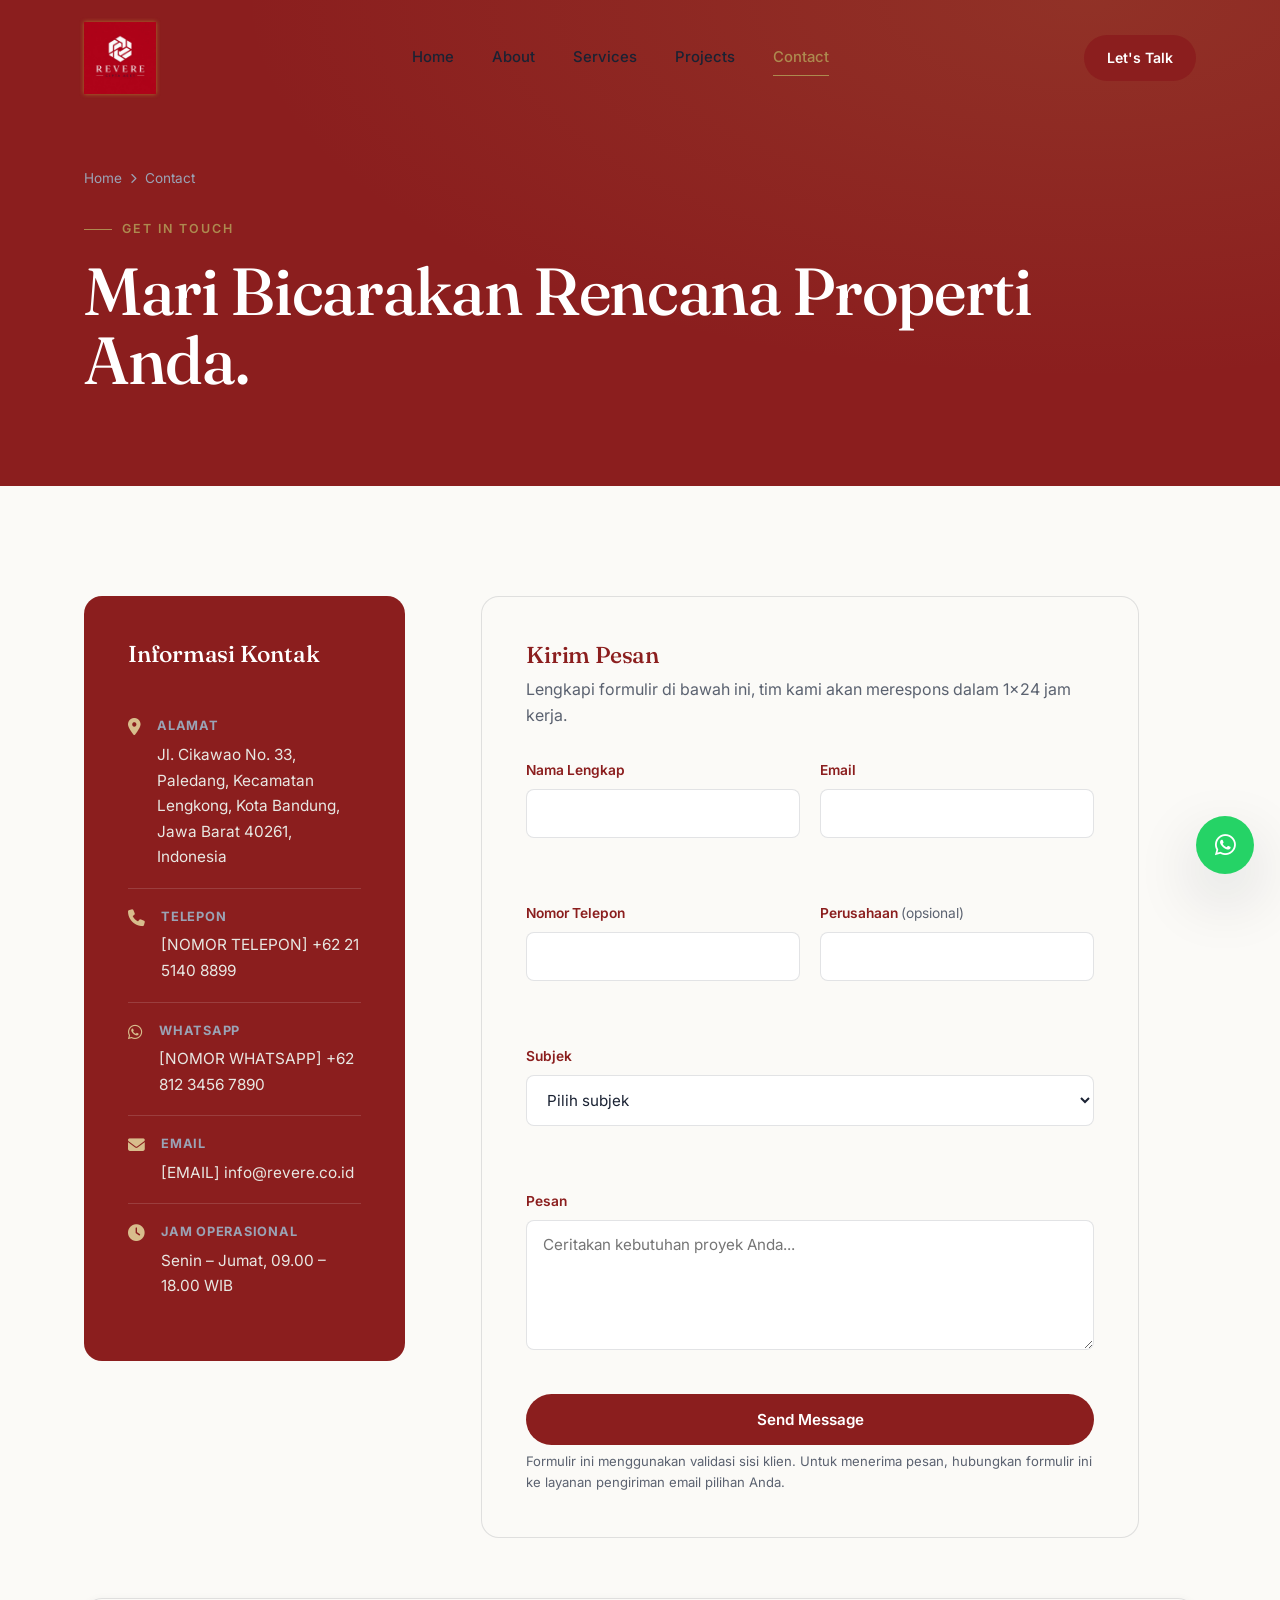
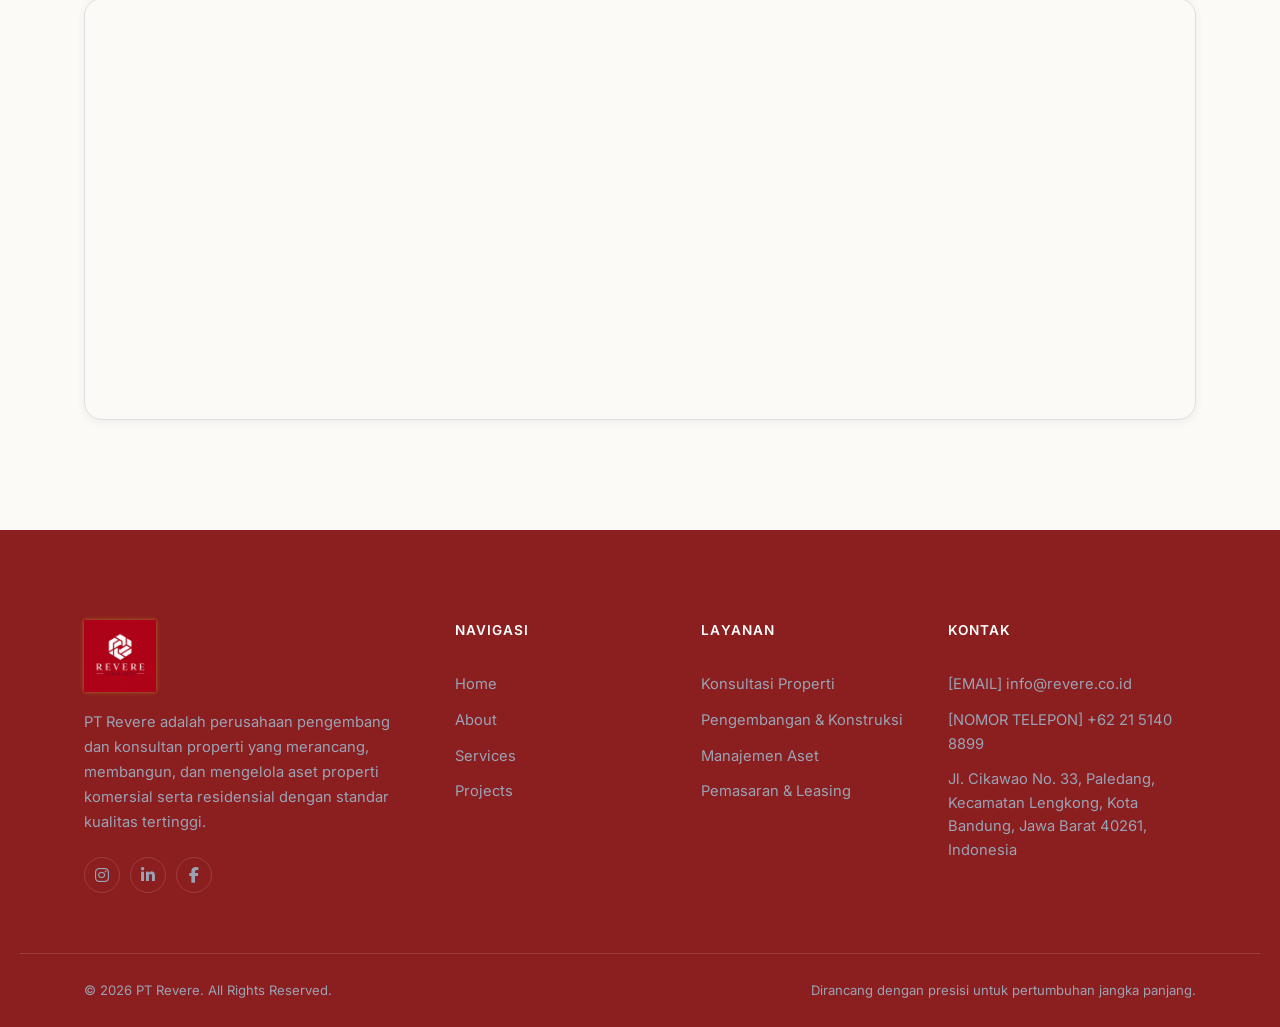
<file: contact.html>
<!DOCTYPE html>
<html lang="id">
<head>
<meta charset="UTF-8">
<meta name="viewport" content="width=device-width, initial-scale=1.0">
<title>Hubungi Kami — PT Revere</title>
<meta name="description" content="Hubungi PT Revere untuk konsultasi properti, kerja sama proyek, atau pertanyaan lainnya. Kami siap membantu.">
<meta name="robots" content="index, follow">
<link rel="canonical" href="https://www.revere.co.id/contact.html">

<!-- Open Graph -->
<meta property="og:type" content="website">
<meta property="og:title" content="Hubungi Kami — PT Revere">
<meta property="og:description" content="Hubungi PT Revere untuk konsultasi properti, kerja sama proyek, atau pertanyaan lainnya. Kami siap membantu.">
<meta property="og:url" content="https://www.revere.co.id/contact.html">
<meta property="og:site_name" content="PT Revere">
<meta property="og:image" content="https://www.revere.co.id/assets/images/hero/og-cover.jpg">
<meta name="twitter:card" content="summary_large_image">

<!-- Favicon -->
<link rel="icon" type="image/png" href="assets/images/favicon.png">

<!-- Fonts -->
<link rel="preconnect" href="https://fonts.googleapis.com">
<link rel="preconnect" href="https://fonts.gstatic.com" crossorigin>
<link href="https://fonts.googleapis.com/css2?family=Fraunces:ital,opsz,wght@0,9..144,300;0,9..144,400;0,9..144,500;0,9..144,600;1,9..144,400;1,9..144,500&family=Inter:wght@300;400;500;600;700&display=swap" rel="stylesheet">

<!-- Icons -->
<link rel="stylesheet" href="https://cdnjs.cloudflare.com/ajax/libs/font-awesome/6.5.1/css/all.min.css">

<!-- Styles -->
<link rel="stylesheet" href="assets/css/style.css">

<!-- Structured Data -->
<script type="application/ld+json">
{
  "@context": "https://schema.org",
  "@type": "Organization",
  "name": "PT Revere",
  "url": "https://www.revere.co.id",
  "logo": "https://www.revere.co.id/assets/images/logo.png",
  "description": "PT Revere adalah perusahaan pengembang dan konsultan properti yang merancang, membangun, dan mengelola aset properti komersial serta residensial dengan standar kualitas tertinggi.",
  "address": {
    "@type": "PostalAddress",
    "streetAddress": "Jl. Cikawao No. 33, Paledang, Kecamatan Lengkong, Kota Bandung, Jawa Barat 40261, Indonesia"
  },
  "contactPoint": {
    "@type": "ContactPoint",
    "telephone": "[NOMOR TELEPON] +62 21 5140 8899",
    "contactType": "customer service"
  }
}
</script>
</head>
<body>
<a class="skip-link" href="#main-content">Langsung ke konten</a>
<header class="site-nav" id="siteNav">
  <div class="nav-inner">
    <a href="index.html" class="nav-logo" aria-label="PT Revere — Beranda">
      <img class="nav-logo-image" src="image.png" alt="REVERE CIPTA ASET">
    </a>

    <nav class="nav-links" id="navLinks" aria-label="Navigasi utama">
      <a href="index.html" class="">Home</a>
      <a href="about.html" class="">About</a>
      <a href="services.html" class="">Services</a>
      <a href="projects.html" class="">Projects</a>
      <a href="contact.html" class="active">Contact</a>
    </nav>

    <div class="nav-actions">
      <a href="contact.html" class="btn btn-primary btn-sm nav-cta">Let's Talk</a>
      <button class="nav-toggle" id="navToggle" aria-label="Buka menu navigasi" aria-expanded="false" aria-controls="mobileDrawer">
        <span></span><span></span><span></span>
      </button>
    </div>
  </div>
</header>

<div class="mobile-drawer" id="mobileDrawer" aria-hidden="true">
  <nav aria-label="Navigasi mobile">
    <a href="index.html" class="">Home</a>
    <a href="about.html" class="">About</a>
    <a href="services.html" class="">Services</a>
    <a href="projects.html" class="">Projects</a>
    <a href="contact.html" class="active">Contact</a>
  </nav>
  <div class="mobile-drawer-footer">
    <a href="contact.html" class="btn btn-primary btn-block">Let's Talk</a>
    <p>[NOMOR TELEPON] +62 21 5140 8899</p>
  </div>
</div>
<div class="drawer-overlay" id="drawerOverlay"></div>

<main id="main-content">

  <section class="page-header">
    <div class="container">
      <div class="breadcrumb"><a href="index.html">Home</a> <i class="fa-solid fa-chevron-right" style="font-size:.65rem"></i> <span>Contact</span></div>
      <span class="eyebrow">Get In Touch</span>
      <h1 class="h1">Mari Bicarakan Rencana Properti Anda.</h1>
    </div>
  </section>

  <section class="bg-paper">
    <div class="container">
      <div class="contact-grid">

        <!-- ================= INFO ================= -->
        <div class="reveal">
          <div class="contact-info-card">
            <h3 class="h3">Informasi Kontak</h3>

            <div class="contact-info-item">
              <i class="fa-solid fa-location-dot"></i>
              <div><strong>Alamat</strong><span>Jl. Cikawao No. 33, Paledang, Kecamatan Lengkong, Kota Bandung, Jawa Barat 40261, Indonesia</span></div>
            </div>
            <div class="contact-info-item">
              <i class="fa-solid fa-phone"></i>
              <div><strong>Telepon</strong><a href="tel:[NOMOR TELEPON] +62 21 5140 8899">[NOMOR TELEPON] +62 21 5140 8899</a></div>
            </div>
            <div class="contact-info-item">
              <i class="fa-brands fa-whatsapp"></i>
              <div><strong>WhatsApp</strong><a href="https://wa.me/6281234567890" target="_blank" rel="noopener">[NOMOR WHATSAPP] +62 812 3456 7890</a></div>
            </div>
            <div class="contact-info-item">
              <i class="fa-solid fa-envelope"></i>
              <div><strong>Email</strong><a href="mailto:[EMAIL] info@revere.co.id">[EMAIL] info@revere.co.id</a></div>
            </div>
            <div class="contact-info-item">
              <i class="fa-solid fa-clock"></i>
              <div><strong>Jam Operasional</strong><span>Senin – Jumat, 09.00 – 18.00 WIB</span></div>
            </div>
          </div>
        </div>

        <!-- ================= FORM ================= -->
        <div class="reveal">
          <div class="contact-form-wrap">
            <h3 class="h3" style="margin-bottom:8px;">Kirim Pesan</h3>
            <p style="color:var(--text-muted);margin-bottom:30px;">Lengkapi formulir di bawah ini, tim kami akan merespons dalam 1x24 jam kerja.</p>

            <div id="formSuccess" role="status" style="display:none;background:#EEF6F0;color:#2A6E44;padding:14px 18px;border-radius:8px;margin-bottom:24px;font-size:0.9rem;"></div>

            <form id="contactForm" novalidate>
              <div class="form-grid">
                <div class="form-group">
                  <label for="fullName">Nama Lengkap</label>
                  <input type="text" id="fullName" name="fullName" data-required autocomplete="name">
                  <span class="form-error" id="fullNameError"></span>
                </div>
                <div class="form-group">
                  <label for="email">Email</label>
                  <input type="email" id="email" name="email" data-required autocomplete="email">
                  <span class="form-error" id="emailError"></span>
                </div>
                <div class="form-group">
                  <label for="phone">Nomor Telepon</label>
                  <input type="tel" id="phone" name="phone" data-required autocomplete="tel">
                  <span class="form-error" id="phoneError"></span>
                </div>
                <div class="form-group">
                  <label for="company">Perusahaan <span style="font-weight:400;color:var(--text-muted);">(opsional)</span></label>
                  <input type="text" id="company" name="company" autocomplete="organization">
                  <span class="form-error" id="companyError"></span>
                </div>
                <div class="form-group full">
                  <label for="subject">Subjek</label>
                  <select id="subject" name="subject" data-required>
                    <option value="">Pilih subjek</option>
                    <option value="Konsultasi Properti">Konsultasi Properti</option>
                    <option value="Pengembangan & Konstruksi">Pengembangan & Konstruksi</option>
                    <option value="Manajemen Aset">Manajemen Aset</option>
                    <option value="Pemasaran & Leasing">Pemasaran & Leasing</option>
                    <option value="Lainnya">Lainnya</option>
                  </select>
                  <span class="form-error" id="subjectError"></span>
                </div>
                <div class="form-group full">
                  <label for="message">Pesan</label>
                  <textarea id="message" name="message" data-required placeholder="Ceritakan kebutuhan proyek Anda..."></textarea>
                  <span class="form-error" id="messageError"></span>
                </div>
              </div>
              <button type="submit" class="btn btn-primary btn-block">Send Message</button>
              <p class="form-note">Formulir ini menggunakan validasi sisi klien. Untuk menerima pesan, hubungkan formulir ini ke layanan pengiriman email pilihan Anda.</p>
            </form>
          </div>
        </div>
      </div>

      <!-- ================= MAP ================= -->
      <div class="map-wrap reveal">
        <iframe src="https://www.google.com/maps?q=IdeaHub+Business+Offices,+Jl.+Cikawao+No.33,+Paledang,+Kec.+Lengkong,+Kota+Bandung,+Jawa+Barat+40261&output=embed" allowfullscreen loading="lazy" referrerpolicy="no-referrer-when-downgrade" title="Lokasi kantor PT Revere di IdeaHub Business Offices, Bandung"></iframe>
      </div>
    </div>
  </section>

</main>

<footer class="site-footer">
  <div class="footer-top">
    <div class="footer-brand">
      <a href="index.html" class="nav-logo">
        <img class="nav-logo-image" src="image.png" alt="REVERE CIPTA ASET">
      </a>
      <p>PT Revere adalah perusahaan pengembang dan konsultan properti yang merancang, membangun, dan mengelola aset properti komersial serta residensial dengan standar kualitas tertinggi.</p>
      <div class="footer-social">
        <a href="https://instagram.com/revere.co.id" aria-label="Instagram PT Revere" target="_blank" rel="noopener"><i class="fa-brands fa-instagram"></i></a>
        <a href="https://linkedin.com/company/revere" aria-label="LinkedIn PT Revere" target="_blank" rel="noopener"><i class="fa-brands fa-linkedin-in"></i></a>
        <a href="https://facebook.com/revere.co.id" aria-label="Facebook PT Revere" target="_blank" rel="noopener"><i class="fa-brands fa-facebook-f"></i></a>
      </div>
    </div>

    <div class="footer-col">
      <h4>Navigasi</h4>
      <a href="index.html">Home</a>
      <a href="about.html">About</a>
      <a href="services.html">Services</a>
      <a href="projects.html">Projects</a>
    </div>

    <div class="footer-col">
      <h4>Layanan</h4>
      <a href="services.html">Konsultasi Properti</a>
      <a href="services.html">Pengembangan & Konstruksi</a>
      <a href="services.html">Manajemen Aset</a>
      <a href="services.html">Pemasaran & Leasing</a>
    </div>

    <div class="footer-col">
      <h4>Kontak</h4>
      <a href="mailto:[EMAIL] info@revere.co.id">[EMAIL] info@revere.co.id</a>
      <a href="tel:[NOMOR TELEPON] +62 21 5140 8899">[NOMOR TELEPON] +62 21 5140 8899</a>
      <span class="footer-address">Jl. Cikawao No. 33, Paledang, Kecamatan Lengkong, Kota Bandung, Jawa Barat 40261, Indonesia</span>
    </div>
  </div>

  <div class="footer-bottom">
    <p>&copy; 2026 PT Revere. All Rights Reserved.</p>
    <p class="footer-credit">Dirancang dengan presisi untuk pertumbuhan jangka panjang.</p>
  </div>
</footer>

<a href="https://wa.me/6281234567890" class="whatsapp-fab" aria-label="Hubungi via WhatsApp" target="_blank" rel="noopener">
  <i class="fa-brands fa-whatsapp"></i>
</a>

<script src="assets/js/script.js"></script>
</body>
</html>
</file>
<file: assets/css/style.css>
/* ============================================================
   PT REVERE — DESIGN SYSTEM
  Direction: "Ink & Bronze" — editorial, architectural, premium.
   Display: Fraunces (serif, editorial) · Body: Inter
   Signature: blueprint corner-brackets framing key visuals,
   referencing architectural drawing conventions.
   ============================================================ */

:root {
  /* Color */
  --ink:          #8B1E1E;   /* primary — deep red background */
  --ink-2:        #5C1212;   /* secondary red, for gradients/panels */
  --bronze:       #AD8A4F;   /* accent — warm bronze */
  --bronze-light: #D8BD8C;
  --stone:        #EEEBE2;   /* background — warm stone */
  --stone-deep:   #E4DFD1;
  --white:        #FFFFFF;
  --paper:        #FBFAF7;
  --text:         #1A2233;
  --text-muted:   #5B6270;
  --text-on-ink:  #E8E7E2;
  --text-on-ink-muted: #9AA3B5;
  --line:         rgba(16, 27, 45, 0.12);
  --line-on-ink:  rgba(232, 231, 226, 0.16);

  /* Type */
  --font-display: 'Fraunces', Georgia, serif;
  --font-body: 'Inter', -apple-system, BlinkMacSystemFont, sans-serif;

  /* Spacing / layout */
  --container: 1240px;
  --gutter: clamp(20px, 5vw, 64px);
  --radius: 10px;
  --radius-lg: 18px;
  --shadow-sm: 0 2px 10px rgba(16,27,45,0.06);
  --shadow-md: 0 12px 32px rgba(16,27,45,0.10);
  --shadow-lg: 0 24px 64px rgba(16,27,45,0.16);
  --ease: cubic-bezier(.4,0,.2,1);
}

/* ── Reset ─────────────────────────────────────────────────── */
*, *::before, *::after { box-sizing: border-box; }
html { scroll-behavior: smooth; }
@media (prefers-reduced-motion: reduce) {
  html { scroll-behavior: auto; }
  *, *::before, *::after { animation-duration: 0.01ms !important; animation-iteration-count: 1 !important; transition-duration: 0.01ms !important; scroll-behavior: auto !important; }
}
body {
  margin: 0;
  font-family: var(--font-body);
  color: var(--text);
  background: var(--paper);
  -webkit-font-smoothing: antialiased;
  line-height: 1.6;
  overflow-x: hidden;
}
img { max-width: 100%; display: block; }
a { color: inherit; text-decoration: none; }
ul { list-style: none; margin: 0; padding: 0; }
button { font-family: inherit; cursor: pointer; }
h1, h2, h3, h4 { font-family: var(--font-display); color: var(--ink); margin: 0; font-weight: 500; letter-spacing: -0.01em; }
p { margin: 0; }

.skip-link {
  position: absolute; left: -999px; top: 0; background: var(--ink); color: var(--white);
  padding: 12px 20px; z-index: 999; border-radius: 0 0 8px 0;
}
.skip-link:focus { left: 0; }

:focus-visible { outline: 2px solid var(--bronze); outline-offset: 3px; }

.container { max-width: var(--container); margin: 0 auto; padding: 0 var(--gutter); }

/* ── Type scale ────────────────────────────────────────────── */
.h1 { font-size: clamp(2.6rem, 5.2vw, 4.6rem); line-height: 1.04; letter-spacing: -0.02em; }
.h2 { font-size: clamp(2rem, 3.4vw, 3rem); line-height: 1.1; letter-spacing: -0.015em; }
.h3 { font-size: clamp(1.3rem, 1.8vw, 1.6rem); line-height: 1.25; }
.eyebrow {
  display: inline-flex; align-items: center; gap: 10px;
  font-size: 0.78rem; letter-spacing: 0.16em; text-transform: uppercase;
  color: var(--bronze); font-weight: 600; margin-bottom: 18px;
}
.eyebrow::before { content: ''; width: 28px; height: 1px; background: var(--bronze); display: inline-block; }
.lede { font-size: clamp(1.05rem, 1.3vw, 1.2rem); color: var(--text-muted); line-height: 1.7; }
.section-label { text-align: center; margin: 0 auto 56px; max-width: 640px; }
.section-label.left { margin-left: 0; text-align: left; }

/* ── Buttons ───────────────────────────────────────────────── */
.btn {
  display: inline-flex; align-items: center; justify-content: center; gap: 10px;
  padding: 15px 30px; border-radius: 100px; font-weight: 600; font-size: 0.95rem;
  border: 1px solid transparent; transition: all .3s var(--ease); white-space: nowrap;
}
.btn-primary { background: var(--ink); color: var(--white); }
.btn-primary:hover { background: var(--bronze); transform: translateY(-2px); box-shadow: var(--shadow-md); }
.btn-outline { background: transparent; border-color: var(--line); color: var(--ink); }
.btn-outline:hover { border-color: var(--ink); background: var(--ink); color: var(--white); }
.btn-on-ink { background: var(--bronze); color: var(--ink); }
.btn-on-ink:hover { background: var(--bronze-light); transform: translateY(-2px); }
.btn-ghost-on-ink { background: transparent; border-color: var(--line-on-ink); color: var(--text-on-ink); }
.btn-ghost-on-ink:hover { border-color: var(--bronze); color: var(--bronze-light); }
.btn-sm { padding: 11px 22px; font-size: 0.88rem; }
.btn-block { width: 100%; }
.text-link { display: inline-flex; align-items: center; gap: 8px; font-weight: 600; color: var(--ink); border-bottom: 1px solid var(--line); padding-bottom: 3px; transition: gap .25s var(--ease), color .25s; }
.text-link:hover { gap: 13px; color: var(--bronze); }

/* ── Navbar ────────────────────────────────────────────────── */
.site-nav {
  position: fixed; top: 0; left: 0; right: 0; z-index: 200;
  transition: background .35s var(--ease), box-shadow .35s var(--ease), padding .35s var(--ease), border-color .35s;
  padding: 22px 0;
  border-bottom: 1px solid transparent;
}
.site-nav.solid {
  background: rgba(251,250,247,0.92); backdrop-filter: blur(14px);
  box-shadow: var(--shadow-sm); padding: 14px 0; border-color: var(--line);
}
.nav-inner { max-width: var(--container); margin: 0 auto; padding: 0 var(--gutter); display: flex; align-items: center; justify-content: space-between; }
.nav-logo { display: flex; align-items: center; gap: 10px; }
.nav-logo-image {
  width: 72px; height: 72px; object-fit: contain;
  filter: drop-shadow(0 0 0.75px #D4AF37) drop-shadow(0 0 2px rgba(212,175,55,0.55));
}
.nav-logo-text { font-family: Georgia, 'Times New Roman', serif; font-size: 1.35rem; color: var(--ink); letter-spacing: 0.08em; }
.site-nav.transparent-hero:not(.solid) .nav-links a { color: var(--text-on-ink); }

.nav-links { display: flex; align-items: center; gap: 38px; }
.nav-links a { font-size: 0.93rem; font-weight: 500; color: var(--text); position: relative; padding: 4px 0; transition: color .25s; }
.nav-links a::after { content: ''; position: absolute; left: 0; bottom: -2px; width: 0; height: 1px; background: var(--bronze); transition: width .3s var(--ease); }
.nav-links a:hover, .nav-links a.active { color: var(--bronze); }
.nav-links a:hover::after, .nav-links a.active::after { width: 100%; }

.nav-actions { display: flex; align-items: center; gap: 18px; }
.nav-toggle { display: none; flex-direction: column; gap: 5px; background: none; border: none; padding: 6px; }
.nav-toggle span { width: 22px; height: 2px; background: var(--ink); transition: all .3s var(--ease); }
.site-nav.transparent-hero:not(.solid) .nav-toggle span { background: var(--text-on-ink); }

.mobile-drawer {
  position: fixed; top: 0; right: -100%; width: min(340px, 84vw); height: 100vh; z-index: 300;
  background: var(--ink); padding: 100px 32px 32px; transition: right .4s var(--ease);
  display: flex; flex-direction: column; justify-content: space-between;
}
.mobile-drawer.open { right: 0; }
.mobile-drawer nav { display: flex; flex-direction: column; gap: 6px; }
.mobile-drawer nav a { color: var(--text-on-ink); font-family: var(--font-display); font-size: 1.5rem; padding: 12px 0; border-bottom: 1px solid var(--line-on-ink); }
.mobile-drawer nav a.active { color: var(--bronze-light); }
.mobile-drawer-footer { display: flex; flex-direction: column; gap: 14px; }
.mobile-drawer-footer p { color: var(--text-on-ink-muted); font-size: 0.9rem; }
.drawer-overlay { position: fixed; inset: 0; background: rgba(16,27,45,0.5); z-index: 250; opacity: 0; visibility: hidden; transition: opacity .35s; }
.drawer-overlay.open { opacity: 1; visibility: visible; }

/* ── Hero ──────────────────────────────────────────────────── */
.hero {
  position: relative; background: var(--ink); color: var(--text-on-ink);
  padding: 200px 0 120px; overflow: hidden;
}
.hero::before {
  content: ''; position: absolute; inset: 0;
  background:
    linear-gradient(180deg, rgba(16,27,45,0.2), rgba(16,27,45,0.85)),
    radial-gradient(ellipse at 80% 20%, rgba(173,138,79,0.18), transparent 55%);
  z-index: 0;
}
.hero-grid {
  position: relative; z-index: 1; display: grid; grid-template-columns: 1.05fr 0.95fr;
  gap: clamp(30px, 6vw, 90px); align-items: center;
}
.hero-copy .h1 { color: var(--white); margin: 0 0 24px; }
.hero-copy .h1 em { font-style: italic; color: var(--bronze-light); font-weight: 400; }
.hero-copy .lede { color: var(--text-on-ink-muted); max-width: 460px; margin-bottom: 40px; }
.hero-actions { display: flex; gap: 16px; flex-wrap: wrap; }
.hero-visual { position: relative; }
.hero-frame { position: relative; border-radius: var(--radius-lg); overflow: hidden; aspect-ratio: 4/5; box-shadow: var(--shadow-lg); }
.hero-frame img { width: 100%; height: 100%; object-fit: cover; }
.hero-corner-brackets span { position: absolute; width: 34px; height: 34px; border: 1.5px solid var(--bronze-light); opacity: .9; }
.hero-corner-brackets span:nth-child(1){ top:-14px; left:-14px; border-right:none; border-bottom:none; }
.hero-corner-brackets span:nth-child(2){ top:-14px; right:-14px; border-left:none; border-bottom:none; }
.hero-corner-brackets span:nth-child(3){ bottom:-14px; left:-14px; border-right:none; border-top:none; }
.hero-corner-brackets span:nth-child(4){ bottom:-14px; right:-14px; border-left:none; border-top:none; }
.hero-badge {
  position: absolute; left: -28px; bottom: 34px; background: var(--paper); color: var(--ink);
  padding: 20px 24px; border-radius: var(--radius); box-shadow: var(--shadow-lg); max-width: 230px;
}
.hero-badge strong { display: block; font-family: var(--font-display); font-size: 1.7rem; color: var(--bronze); }
.hero-badge span { font-size: 0.82rem; color: var(--text-muted); }
.scroll-indicator {
  position: absolute; left: var(--gutter); bottom: 42px; z-index: 1; display: flex; align-items: center; gap: 12px;
  color: var(--text-on-ink-muted); font-size: 0.78rem; letter-spacing: 0.1em; text-transform: uppercase;
}
.scroll-indicator .line { width: 1px; height: 34px; background: linear-gradient(var(--bronze-light), transparent); animation: scrollLine 2s infinite var(--ease); }
@keyframes scrollLine { 0%{ transform: scaleY(0); transform-origin: top;} 50%{ transform: scaleY(1); transform-origin: top;} 51%{ transform-origin: bottom;} 100%{ transform: scaleY(0); transform-origin: bottom;} }

/* ── Page header (inner pages) ─────────────────────────────── */
.page-header { background: var(--ink); color: var(--text-on-ink); padding: 168px 0 90px; position: relative; overflow: hidden; }
.page-header::before { content:''; position:absolute; inset:0; background: radial-gradient(ellipse at 85% 0%, rgba(173,138,79,0.18), transparent 55%); }
.page-header .container { position: relative; z-index: 1; }
.page-header .h1 { color: var(--white); }
.breadcrumb { display: flex; gap: 8px; align-items: center; color: var(--text-on-ink-muted); font-size: 0.85rem; margin-bottom: 22px; }
.breadcrumb a { color: var(--text-on-ink-muted); transition: color .2s; }
.breadcrumb a:hover { color: var(--bronze-light); }

/* ── Sections ──────────────────────────────────────────────── */
section { padding: 110px 0; }
.section-tight { padding: 80px 0; }
.bg-stone { background: var(--stone); }
.bg-ink { background: var(--ink); color: var(--text-on-ink); }
.bg-ink .h2, .bg-ink .h3 { color: var(--white); }
.bg-paper { background: var(--paper); }

/* ── Trust stats ───────────────────────────────────────────── */
.stats-strip { border-top: 1px solid var(--line); border-bottom: 1px solid var(--line); background: var(--paper); }
.stats-grid { display: grid; grid-template-columns: repeat(4, 1fr); }
.stat-item { padding: 52px 24px; text-align: center; border-left: 1px solid var(--line); }
.stat-item:first-child { border-left: none; }
.stat-value { font-family: var(--font-display); font-size: clamp(2.2rem, 4vw, 3.2rem); color: var(--ink); display: flex; justify-content: center; gap: 2px; }
.stat-value .suffix { color: var(--bronze); }
.stat-label { color: var(--text-muted); font-size: 0.88rem; margin-top: 8px; }

/* ── About split ───────────────────────────────────────────── */
.split { display: grid; grid-template-columns: 1fr 1fr; gap: clamp(30px, 6vw, 90px); align-items: center; }
.split-media { position: relative; }
.split-media .frame { position: relative; border-radius: var(--radius-lg); overflow: hidden; box-shadow: var(--shadow-md); }
.split-media img { width: 100%; aspect-ratio: 4/4.6; object-fit: cover; }
.corner-brackets { position: absolute; inset: -14px; pointer-events: none; }
.corner-brackets span { position: absolute; width: 30px; height: 30px; border: 1.5px solid var(--bronze); }
.corner-brackets span:nth-child(1){ top:0; left:0; border-right:none; border-bottom:none; }
.corner-brackets span:nth-child(2){ top:0; right:0; border-left:none; border-bottom:none; }
.corner-brackets span:nth-child(3){ bottom:0; left:0; border-right:none; border-top:none; }
.corner-brackets span:nth-child(4){ bottom:0; right:0; border-left:none; border-top:none; }
.split-copy .h2 { margin-bottom: 22px; }
.split-copy p + p { margin-top: 16px; }
.split-copy .lede { margin-bottom: 26px; }

/* ── Vision / Mission / Values ─────────────────────────────── */
.vm-grid { display: grid; grid-template-columns: repeat(2, 1fr); gap: 24px; margin-bottom: 24px; }
.vm-card { background: var(--paper); border: 1px solid var(--line); border-radius: var(--radius-lg); padding: 44px; }
.vm-card i { color: var(--bronze); font-size: 1.5rem; margin-bottom: 18px; }
.vm-card h3 { margin-bottom: 12px; }
.vm-card p { color: var(--text-muted); }
.values-row { display: grid; grid-template-columns: repeat(5, 1fr); gap: 18px; }
.value-chip { text-align: center; padding: 30px 14px; background: var(--paper); border: 1px solid var(--line); border-radius: var(--radius); transition: border-color .25s, transform .25s; }
.value-chip:hover { border-color: var(--bronze); transform: translateY(-4px); }
.value-chip i { color: var(--bronze); font-size: 1.3rem; margin-bottom: 12px; }
.value-chip span { display: block; font-weight: 600; font-size: 0.92rem; }

/* ── Services ──────────────────────────────────────────────── */
.services-grid { display: grid; grid-template-columns: repeat(2, 1fr); gap: 1px; background: var(--line); border: 1px solid var(--line); border-radius: var(--radius-lg); overflow: hidden; }
.service-card { background: var(--paper); padding: 46px 42px; position: relative; transition: background .3s var(--ease); }
.service-card:hover { background: var(--ink); }
.service-card:hover .h3, .service-card:hover p { color: var(--text-on-ink); }
.service-card:hover .service-index { color: var(--bronze-light); border-color: var(--line-on-ink); }
.service-card:hover i { color: var(--bronze-light); }
.service-card:hover .service-arrow { opacity: 1; transform: translate(4px,-4px); border-color: var(--bronze-light); color: var(--bronze-light); }
.service-top { display: flex; justify-content: space-between; align-items: flex-start; margin-bottom: 28px; }
.service-index { font-family: var(--font-display); font-size: 0.85rem; color: var(--text-muted); border: 1px solid var(--line); border-radius: 100px; padding: 5px 12px; transition: color .3s, border-color .3s; }
.service-card i { font-size: 1.6rem; color: var(--ink); transition: color .3s; margin-bottom: 20px; display: block; }
.service-card h3 { margin-bottom: 12px; transition: color .3s; }
.service-card p { color: var(--text-muted); transition: color .3s; margin-bottom: 26px; max-width: 42ch; }
.service-arrow {
  width: 42px; height: 42px; border-radius: 50%; border: 1px solid var(--line);
  display: flex; align-items: center; justify-content: center; opacity: .7;
  transition: all .3s var(--ease); color: var(--ink);
}

/* ── Why choose us ─────────────────────────────────────────── */
.why-grid { display: grid; grid-template-columns: 1fr 1fr; gap: clamp(30px,6vw,90px); align-items: center; }
.why-list { display: flex; flex-direction: column; }
.why-item { display: flex; gap: 24px; padding: 26px 0; border-bottom: 1px solid var(--line); }
.why-item:first-child { padding-top: 0; }
.why-num { font-family: var(--font-display); font-size: 1.1rem; color: var(--bronze); min-width: 34px; }
.why-item h3 { margin-bottom: 8px; }
.why-item p { color: var(--text-muted); }
.why-media { position: relative; border-radius: var(--radius-lg); overflow: hidden; box-shadow: var(--shadow-md); aspect-ratio: 4/5; }
.why-media img { width: 100%; height: 100%; object-fit: cover; }

/* ── Projects ──────────────────────────────────────────────── */
.projects-grid { display: grid; grid-template-columns: repeat(2, 1fr); gap: 28px; }
.project-card { position: relative; border-radius: var(--radius-lg); overflow: hidden; box-shadow: var(--shadow-sm); }
.project-card .thumb { position: relative; aspect-ratio: 16/11; overflow: hidden; }
.project-card img { width: 100%; height: 100%; object-fit: cover; transition: transform .6s var(--ease); }
.project-card:hover img { transform: scale(1.06); }
.project-overlay { position: absolute; inset: 0; background: linear-gradient(180deg, rgba(16,27,45,0) 40%, rgba(16,27,45,0.82) 100%); opacity: 0; transition: opacity .35s; display:flex; align-items:flex-end; padding: 26px; }
.project-card:hover .project-overlay { opacity: 1; }
.project-overlay .text-link { color: var(--bronze-light); border-color: var(--line-on-ink); }
.project-body { padding: 22px 4px 4px; }
.project-cat { font-size: 0.76rem; text-transform: uppercase; letter-spacing: 0.1em; color: var(--bronze); font-weight: 600; }
.project-body h3 { margin: 8px 0 6px; }
.project-body p { color: var(--text-muted); font-size: 0.94rem; }
.projects-cta { text-align: center; margin-top: 54px; }

/* Filters (projects.php) */
.filter-bar { display: flex; gap: 10px; flex-wrap: wrap; justify-content: center; margin-bottom: 50px; }
.filter-btn { padding: 10px 22px; border-radius: 100px; border: 1px solid var(--line); background: var(--paper); font-weight: 500; font-size: 0.88rem; transition: all .25s; }
.filter-btn.active, .filter-btn:hover { background: var(--ink); color: var(--white); border-color: var(--ink); }
.project-item { transition: opacity .35s, transform .35s; }
.project-item.hidden-item { display: none; }

/* ── Team ──────────────────────────────────────────────────── */
.team-grid { display: grid; grid-template-columns: repeat(4, 1fr); gap: 28px; }
.team-card { text-align: center; }
.team-photo { position: relative; border-radius: var(--radius-lg); overflow: hidden; aspect-ratio: 3/3.6; margin-bottom: 18px; box-shadow: var(--shadow-sm); }
.team-photo img { width: 100%; height: 100%; object-fit: cover; }
.team-social { position: absolute; bottom: -50px; left: 0; right: 0; display: flex; justify-content: center; gap: 10px; padding: 14px; transition: bottom .3s var(--ease); background: linear-gradient(0deg, rgba(16,27,45,0.85), transparent); }
.team-card:hover .team-social { bottom: 0; }
.team-social a { width: 34px; height: 34px; border-radius: 50%; background: rgba(251,250,247,0.15); display: flex; align-items: center; justify-content: center; color: var(--white); border: 1px solid rgba(251,250,247,0.35); font-size: 0.85rem; }
.team-social a:hover { background: var(--bronze); border-color: var(--bronze); color: var(--ink); }
.team-card h3 { font-size: 1.1rem; }
.team-card span { color: var(--bronze); font-size: 0.85rem; font-weight: 500; }

/* ── Testimonials ──────────────────────────────────────────── */
.testi-track { display: flex; gap: 26px; overflow-x: auto; scroll-snap-type: x mandatory; padding-bottom: 10px; scrollbar-width: none; }
.testi-track::-webkit-scrollbar { display: none; }
.testi-card { scroll-snap-align: start; min-width: min(480px, 86vw); background: var(--paper); border: 1px solid var(--line); border-radius: var(--radius-lg); padding: 42px; display: flex; flex-direction: column; gap: 22px; }
.testi-card i.fa-quote-left { color: var(--bronze); font-size: 1.6rem; }
.testi-card p.quote { font-family: var(--font-display); font-size: 1.15rem; line-height: 1.6; color: var(--ink); font-style: italic; }
.testi-person { display: flex; align-items: center; gap: 14px; }
.testi-person img { width: 46px; height: 46px; border-radius: 50%; object-fit: cover; }
.testi-person strong { display: block; font-size: 0.95rem; }
.testi-person span { font-size: 0.82rem; color: var(--text-muted); }
.testi-nav { display: flex; gap: 12px; margin-top: 34px; justify-content: center; }
.testi-nav button { width: 40px; height: 40px; border-radius: 50%; border: 1px solid var(--line); background: var(--paper); display: flex; align-items: center; justify-content: center; transition: all .25s; }
.testi-nav button:hover { background: var(--ink); color: var(--white); border-color: var(--ink); }

/* ── CTA banner ────────────────────────────────────────────── */
.cta-banner { background: var(--ink); color: var(--text-on-ink); text-align: center; position: relative; overflow: hidden; }
.cta-banner::before { content:''; position:absolute; inset:0; background: radial-gradient(ellipse at 50% 0%, rgba(173,138,79,0.22), transparent 60%); }
.cta-banner .container { position: relative; z-index: 1; }
.cta-banner .h2 { color: var(--white); margin-bottom: 18px; }
.cta-banner .lede { color: var(--text-on-ink-muted); max-width: 560px; margin: 0 auto 40px; }
.cta-actions { display: flex; gap: 16px; justify-content: center; flex-wrap: wrap; }

/* ── Footer ────────────────────────────────────────────────── */
.site-footer { background: var(--ink); color: var(--text-on-ink-muted); padding-top: 90px; }
.footer-top { max-width: var(--container); margin: 0 auto; padding: 0 var(--gutter) 60px; display: grid; grid-template-columns: 1.6fr 1fr 1fr 1.2fr; gap: 40px; border-bottom: 1px solid var(--line-on-ink); }
.footer-brand p { margin: 18px 0 22px; font-size: 0.92rem; max-width: 34ch; line-height: 1.7; }
.footer-social { display: flex; gap: 10px; }
.footer-social a { width: 36px; height: 36px; border-radius: 50%; border: 1px solid var(--line-on-ink); display: flex; align-items: center; justify-content: center; transition: all .25s; }
.footer-social a:hover { background: var(--bronze); border-color: var(--bronze); color: var(--ink); }
.footer-col h4 { color: var(--white); font-family: var(--font-body); font-size: 0.85rem; text-transform: uppercase; letter-spacing: 0.08em; margin-bottom: 20px; font-weight: 600; }
.footer-col { display: flex; flex-direction: column; gap: 12px; }
.footer-col a, .footer-col span { font-size: 0.92rem; transition: color .2s; }
.footer-col a:hover { color: var(--bronze-light); }
.footer-address { line-height: 1.6; display: block; }
.footer-bottom { max-width: var(--container); margin: 0 auto; padding: 26px var(--gutter); display: flex; justify-content: space-between; font-size: 0.82rem; flex-wrap: wrap; gap: 10px; }

.whatsapp-fab {
  position: fixed; right: 26px; bottom: 26px; width: 58px; height: 58px; border-radius: 50%;
  background: #25D366; color: var(--white); display: flex; align-items: center; justify-content: center;
  font-size: 1.5rem; box-shadow: var(--shadow-lg); z-index: 150; transition: transform .3s var(--ease);
}
.whatsapp-fab:hover { transform: scale(1.08); }

/* ── Contact page ──────────────────────────────────────────── */
.contact-grid { display: grid; grid-template-columns: 0.85fr 1.15fr; gap: clamp(30px,6vw,80px); }
.contact-info-card { background: var(--ink); color: var(--text-on-ink); border-radius: var(--radius-lg); padding: 44px; height: fit-content; }
.contact-info-card h3 { color: var(--white); margin-bottom: 30px; }
.contact-info-item { display: flex; gap: 16px; padding: 18px 0; border-bottom: 1px solid var(--line-on-ink); }
.contact-info-item:last-of-type { border-bottom: none; }
.contact-info-item i { color: var(--bronze-light); font-size: 1.05rem; margin-top: 3px; }
.contact-info-item strong { display: block; font-size: 0.8rem; text-transform: uppercase; letter-spacing: 0.06em; color: var(--text-on-ink-muted); margin-bottom: 5px; }
.contact-info-item span, .contact-info-item a { font-size: 0.96rem; color: var(--text-on-ink); }
.contact-form-wrap { background: var(--paper); border: 1px solid var(--line); border-radius: var(--radius-lg); padding: 44px; }
.form-grid { display: grid; grid-template-columns: 1fr 1fr; gap: 20px; }
.form-group { margin-bottom: 20px; display: flex; flex-direction: column; gap: 8px; }
.form-group.full { grid-column: 1 / -1; }
.form-group label { font-size: 0.86rem; font-weight: 600; color: var(--ink); }
.form-group input, .form-group select, .form-group textarea {
  padding: 14px 16px; border: 1px solid var(--line); border-radius: 8px; font-family: inherit; font-size: 0.95rem;
  background: var(--white); transition: border-color .25s, box-shadow .25s; color: var(--text);
}
.form-group input:focus, .form-group select:focus, .form-group textarea:focus { border-color: var(--bronze); box-shadow: 0 0 0 3px rgba(173,138,79,0.15); outline: none; }
.form-group textarea { resize: vertical; min-height: 130px; }
.form-error { font-size: 0.8rem; color: #B3413A; min-height: 16px; }
.form-note { font-size: 0.82rem; color: var(--text-muted); margin-top: 6px; }
.map-wrap { border-radius: var(--radius-lg); overflow: hidden; margin-top: 60px; box-shadow: var(--shadow-sm); border: 1px solid var(--line); }
.map-wrap iframe { width: 100%; height: 420px; border: 0; display: block; filter: grayscale(15%); }

/* ── Reveal animation ──────────────────────────────────────── */
.reveal { opacity: 0; transform: translateY(28px); transition: opacity .7s var(--ease), transform .7s var(--ease); }
.reveal.in-view { opacity: 1; transform: translateY(0); }

/* ── Responsive ────────────────────────────────────────────── */
@media (max-width: 1180px) {
  .team-grid { grid-template-columns: repeat(2, 1fr); }
  .stats-grid { grid-template-columns: repeat(2, 1fr); }
  .stat-item:nth-child(3) { border-left: none; }
}
@media (max-width: 1024px) {
  .nav-links { display: none; }
  .nav-cta { display: none; }
  .nav-toggle { display: flex; }
  .hero-grid, .split, .why-grid { grid-template-columns: 1fr; }
  .hero-visual { order: -1; max-width: 420px; margin: 0 auto; }
  .split-media { max-width: 460px; margin: 0 auto; }
  .why-media { order: -1; max-width: 460px; margin: 0 auto; }
  .vm-grid { grid-template-columns: 1fr; }
  .values-row { grid-template-columns: repeat(3, 1fr); }
  .footer-top { grid-template-columns: 1fr 1fr; }
  .contact-grid { grid-template-columns: 1fr; }
}
@media (max-width: 860px) {
  .services-grid { grid-template-columns: 1fr; }
  .projects-grid { grid-template-columns: 1fr; }
  .team-grid { grid-template-columns: repeat(2, 1fr); }
  section { padding: 80px 0; }
  .hero { padding: 150px 0 90px; }
  .page-header { padding: 130px 0 60px; }
}
@media (max-width: 620px) {
  .values-row { grid-template-columns: repeat(2, 1fr); }
  .footer-top { grid-template-columns: 1fr; gap: 34px; }
  .footer-bottom { flex-direction: column; }
  .form-grid { grid-template-columns: 1fr; }
  .stats-grid { grid-template-columns: 1fr 1fr; }
  .hero-badge { position: static; margin-top: 18px; }
  .hero-frame { aspect-ratio: 4/4.6; }
  .scroll-indicator { display: none; }
  .cta-actions, .hero-actions { flex-direction: column; align-items: stretch; }
  .cta-actions .btn, .hero-actions .btn { width: 100%; }
}
</file>
